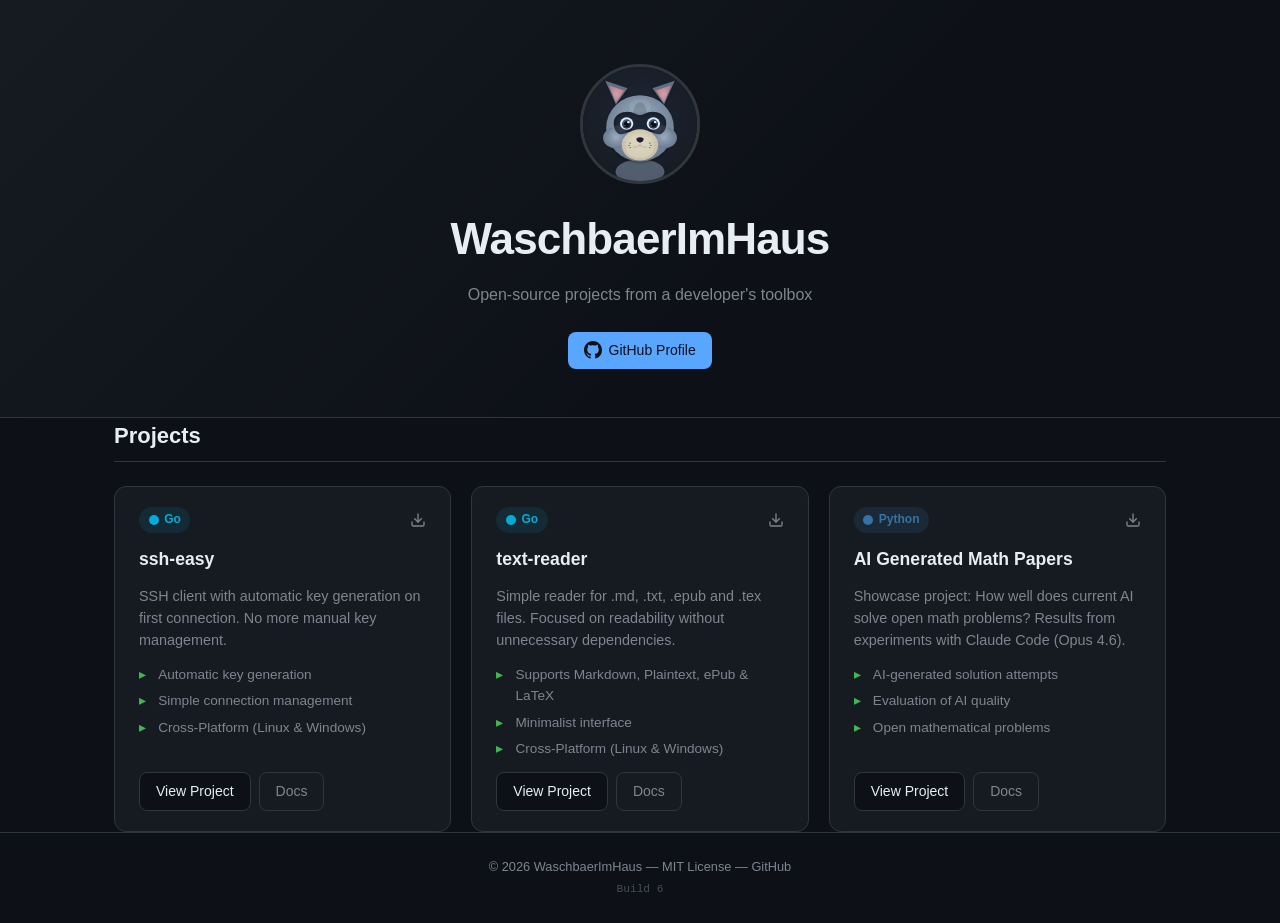
<file: index.html>
<!DOCTYPE html>
<!--
	@file index.html
	@brief Startseite des GitHub-Profils von WaschbaerImHaus.
	       Zeigt alle Projekte übersichtlich an.
	       Standardsprache: Englisch. Deutsch wird automatisch geladen,
	       wenn der Browser eine deutsche Spracheinstellung meldet.
	@author Kurt Ingwer
	@lastModified 2026-03-29 (Build 6)
-->
<html lang="en">
<head>
	<meta charset="UTF-8">
	<meta name="viewport" content="width=device-width, initial-scale=1.0">
	<meta name="description" id="meta-description" content="WaschbaerImHaus – GitHub projects: SSH client, text reader and AI mathematics">
	<title id="page-title">WaschbaerImHaus – Projects</title>
	<link rel="stylesheet" href="style.css">
	<link rel="icon" href="avatar.svg" type="image/svg+xml">
</head>
<body>
	<!-- ===== Header / Hero ===== -->
	<header class="hero">
		<div class="hero-inner">
			<div class="avatar-wrap">
				<img
					src="avatar.svg"
					alt="WaschbaerImHaus – Raccoon Avatar"
					class="avatar"
					width="120"
					height="120"
				>
			</div>
			<h1>WaschbaerImHaus</h1>
			<p class="tagline" data-i18n="tagline">Open-source projects from a developer's toolbox</p>
			<div class="hero-links">
				<a href="https://github.com/WaschbaerImHaus" target="_blank" rel="noopener" class="btn btn-primary">
					<svg xmlns="http://www.w3.org/2000/svg" width="18" height="18" viewBox="0 0 24 24" fill="currentColor" aria-hidden="true"><path d="M12 0C5.37 0 0 5.37 0 12c0 5.31 3.435 9.795 8.205 11.385.6.105.825-.255.825-.57 0-.285-.015-1.23-.015-2.235-3.015.555-3.795-.735-4.035-1.41-.135-.345-.72-1.41-1.23-1.695-.42-.225-1.02-.78-.015-.795.945-.015 1.62.87 1.845 1.23 1.08 1.815 2.805 1.305 3.495.99.105-.78.42-1.305.765-1.605-2.67-.3-5.46-1.335-5.46-5.925 0-1.305.465-2.385 1.23-3.225-.12-.3-.54-1.53.12-3.18 0 0 1.005-.315 3.3 1.23.96-.27 1.98-.405 3-.405s2.04.135 3 .405c2.295-1.56 3.3-1.23 3.3-1.23.66 1.65.24 2.88.12 3.18.765.84 1.23 1.905 1.23 3.225 0 4.605-2.805 5.625-5.475 5.925.435.375.81 1.095.81 2.22 0 1.605-.015 2.895-.015 3.3 0 .315.225.69.825.57A12.02 12.02 0 0 0 24 12c0-6.63-5.37-12-12-12z"/></svg>
					<span data-i18n="github-btn">GitHub Profile</span>
				</a>
			</div>
		</div>
	</header>

	<!-- ===== Projekte / Projects ===== -->
	<main class="container">
		<h2 class="section-title" data-i18n="section-projects">Projects</h2>

		<div class="projects-grid">

			<!-- ssh-easy -->
			<article class="card" data-lang="Go">
				<div class="card-header">
					<span class="lang-badge go">Go</span>
					<div class="card-icons">
						<a href="https://github.com/WaschbaerImHaus/ssh-easy/releases" target="_blank" rel="noopener" title="Releases" class="icon-link">
							<svg xmlns="http://www.w3.org/2000/svg" width="16" height="16" viewBox="0 0 24 24" fill="none" stroke="currentColor" stroke-width="2" stroke-linecap="round" stroke-linejoin="round" aria-hidden="true"><path d="M21 15v4a2 2 0 0 1-2 2H5a2 2 0 0 1-2-2v-4"/><polyline points="7 10 12 15 17 10"/><line x1="12" y1="15" x2="12" y2="3"/></svg>
						</a>
					</div>
				</div>
				<h3>ssh-easy</h3>
				<p class="card-desc" data-i18n="ssh-easy-desc">SSH client with automatic key generation on first connection. No more manual key management.</p>
				<ul class="feature-list">
					<li data-i18n="ssh-easy-f1">Automatic key generation</li>
					<li data-i18n="ssh-easy-f2">Simple connection management</li>
					<li data-i18n="ssh-easy-f3">Cross-Platform (Linux &amp; Windows)</li>
				</ul>
				<div class="card-footer">
					<a href="https://github.com/WaschbaerImHaus/ssh-easy" target="_blank" rel="noopener" class="btn btn-secondary" data-i18n="btn-project">View Project</a>
					<a href="https://waschbaerimhaus.github.io/ssh-easy" target="_blank" rel="noopener" class="btn btn-ghost">Docs</a>
				</div>
			</article>

			<!-- text-reader -->
			<article class="card" data-lang="Go">
				<div class="card-header">
					<span class="lang-badge go">Go</span>
					<div class="card-icons">
						<a href="https://github.com/WaschbaerImHaus/text-reader/releases" target="_blank" rel="noopener" title="Releases" class="icon-link">
							<svg xmlns="http://www.w3.org/2000/svg" width="16" height="16" viewBox="0 0 24 24" fill="none" stroke="currentColor" stroke-width="2" stroke-linecap="round" stroke-linejoin="round" aria-hidden="true"><path d="M21 15v4a2 2 0 0 1-2 2H5a2 2 0 0 1-2-2v-4"/><polyline points="7 10 12 15 17 10"/><line x1="12" y1="15" x2="12" y2="3"/></svg>
						</a>
					</div>
				</div>
				<h3>text-reader</h3>
				<p class="card-desc" data-i18n="text-reader-desc">Simple reader for .md, .txt, .epub and .tex files. Focused on readability without unnecessary dependencies.</p>
				<ul class="feature-list">
					<li data-i18n="text-reader-f1">Supports Markdown, Plaintext, ePub &amp; LaTeX</li>
					<li data-i18n="text-reader-f2">Minimalist interface</li>
					<li data-i18n="text-reader-f3">Cross-Platform (Linux &amp; Windows)</li>
				</ul>
				<div class="card-footer">
					<a href="https://github.com/WaschbaerImHaus/text-reader" target="_blank" rel="noopener" class="btn btn-secondary" data-i18n="btn-project">View Project</a>
					<a href="https://waschbaerimhaus.github.io/text-reader" target="_blank" rel="noopener" class="btn btn-ghost">Docs</a>
				</div>
			</article>

			<!-- ai-generated-math-papers -->
			<article class="card" data-lang="Python">
				<div class="card-header">
					<span class="lang-badge python">Python</span>
					<div class="card-icons">
						<a href="https://github.com/WaschbaerImHaus/ai-generated-math-papers/releases" target="_blank" rel="noopener" title="Releases" class="icon-link">
							<svg xmlns="http://www.w3.org/2000/svg" width="16" height="16" viewBox="0 0 24 24" fill="none" stroke="currentColor" stroke-width="2" stroke-linecap="round" stroke-linejoin="round" aria-hidden="true"><path d="M21 15v4a2 2 0 0 1-2 2H5a2 2 0 0 1-2-2v-4"/><polyline points="7 10 12 15 17 10"/><line x1="12" y1="15" x2="12" y2="3"/></svg>
						</a>
					</div>
				</div>
				<h3>AI Generated Math Papers</h3>
				<p class="card-desc" data-i18n="math-desc">Showcase project: How well does current AI solve open math problems? Results from experiments with Claude Code (Opus 4.6).</p>
				<ul class="feature-list">
					<li data-i18n="math-f1">AI-generated solution attempts</li>
					<li data-i18n="math-f2">Evaluation of AI quality</li>
					<li data-i18n="math-f3">Open mathematical problems</li>
				</ul>
				<div class="card-footer">
					<a href="https://github.com/WaschbaerImHaus/ai-generated-math-papers" target="_blank" rel="noopener" class="btn btn-secondary" data-i18n="btn-project">View Project</a>
					<a href="https://waschbaerimhaus.github.io/ai-generated-math-papers" target="_blank" rel="noopener" class="btn btn-ghost">Docs</a>
				</div>
			</article>

		</div>
	</main>

	<!-- ===== Footer ===== -->
	<footer class="site-footer">
		<p>
			&copy; 2026 WaschbaerImHaus &mdash; <span data-i18n="footer-license">MIT License</span> &mdash;
			<a href="https://github.com/WaschbaerImHaus" target="_blank" rel="noopener">GitHub</a>
		</p>
		<p class="build-info">Build 6</p>
	</footer>

	<!-- ===== Internationalisierung (i18n) ===== -->
	<script>
		/**
		 * @brief Sprachübersetzungen für die Seite.
		 *        Standardsprache ist Englisch. Deutsch wird geladen,
		 *        wenn der Browser eine deutsche Spracheinstellung meldet.
		 * @author Kurt Ingwer
		 * @lastModified 2026-03-29
		 */

		// Alle deutschen Übersetzungen als Wörterbuch
		var translations = {
			de: {
				"tagline":          "Open-Source-Projekte aus der Werkzeugkiste eines Entwicklers",
				"github-btn":       "GitHub-Profil",
				"section-projects": "Projekte",
				"btn-project":      "Zum Projekt",

				// ssh-easy
				"ssh-easy-desc": "SSH-Client mit automatischer Schlüsselerstellung beim ersten Verbindungsaufbau. Keine manuelle Schlüsselverwaltung mehr.",
				"ssh-easy-f1":   "Automatische Schlüsselgenerierung",
				"ssh-easy-f2":   "Einfache Verbindungsverwaltung",
				"ssh-easy-f3":   "Cross-Platform (Linux &amp; Windows)",

				// text-reader
				"text-reader-desc": "Schlichter Leser für .md, .txt, .epub und .tex Dateien. Fokussiert auf Lesbarkeit ohne überflüssige Abhängigkeiten.",
				"text-reader-f1":   "Unterstützt Markdown, Plaintext, ePub &amp; LaTeX",
				"text-reader-f2":   "Minimalistisches Interface",
				"text-reader-f3":   "Cross-Platform (Linux &amp; Windows)",

				// ai-generated-math-papers
				"math-desc": "Showcase-Projekt: Wie gut löst aktuelle KI offene Mathematikprobleme? Ergebnisse aus Experimenten mit Claude Code (Opus 4.6).",
				"math-f1":   "KI-generierte Lösungsversuche",
				"math-f2":   "Bewertung der KI-Qualität",
				"math-f3":   "Offene Mathematikprobleme",

				// Footer
				"footer-license": "MIT Lizenz",

				// Meta-Tags
				"_title":       "WaschbaerImHaus – Projekte",
				"_description": "WaschbaerImHaus – GitHub-Projekte: SSH-Client, Text-Reader und KI-Mathematik",
				"_lang":        "de",
				"_alt-avatar":  "WaschbaerImHaus – Waschbär Avatar"
			}
		};

		/**
		 * @brief Wendet eine Sprache auf alle übersetzten Elemente an.
		 * @param {string} lang - Sprachcode (z. B. "de")
		 */
		function applyLanguage(lang) {
			var dict = translations[lang];
			if (!dict) return; // Keine Übersetzung vorhanden, Standardsprache bleibt

			// HTML-lang-Attribut aktualisieren
			document.documentElement.lang = dict["_lang"] || lang;

			// Seitentitel und Meta-Description tauschen
			if (dict["_title"])       document.title = dict["_title"];
			if (dict["_description"]) document.getElementById("meta-description").setAttribute("content", dict["_description"]);

			// Avatar-Alt-Text tauschen
			if (dict["_alt-avatar"]) {
				var avatar = document.querySelector(".avatar");
				if (avatar) avatar.setAttribute("alt", dict["_alt-avatar"]);
			}

			// Alle Elemente mit data-i18n-Attribut übersetzen
			var elements = document.querySelectorAll("[data-i18n]");
			for (var i = 0; i < elements.length; i++) {
				var key  = elements[i].getAttribute("data-i18n");
				var text = dict[key];
				if (text !== undefined) {
					elements[i].innerHTML = text;
				}
			}
		}

		// Browserspracheinstellung prüfen und ggf. Deutsch laden
		(function () {
			var browserLang = (navigator.language || navigator.userLanguage || "").toLowerCase();
			// Deutsch erkennen: "de", "de-de", "de-at", "de-ch" usw.
			if (browserLang.indexOf("de") === 0) {
				applyLanguage("de");
			}
		})();
	</script>
</body>
</html>
</file>
<file: style.css>
/*
 * @file style.css
 * @brief Stildefinitionen für die WaschbaerImHaus GitHub Page.
 *        Modernes, dunkles Design mit Akzentfarben je Programmiersprache.
 * @author Kurt Ingwer
 * @lastModified 2026-03-28
 */

/* ===== CSS-Variablen ===== */
:root {
	/* Farben */
	--bg-primary:    #0d1117;   /* GitHub-Dunkelhintergrund */
	--bg-secondary:  #161b22;   /* Karten-Hintergrund */
	--bg-hover:      #1c2128;   /* Hover-Zustand */
	--border:        #30363d;   /* Rahmenfarbe */
	--text-primary:  #e6edf3;   /* Haupttext */
	--text-muted:    #7d8590;   /* Gedämpfter Text */
	--accent-blue:   #58a6ff;   /* Link-Farbe */
	--accent-green:  #3fb950;   /* Erfolg */

	/* Sprach-Badges */
	--go-color:      #00add8;
	--python-color:  #3572a5;

	/* Abstände */
	--radius:        8px;
	--radius-lg:     12px;

	/* Typografie */
	--font-sans: -apple-system, BlinkMacSystemFont, "Segoe UI", Helvetica, Arial, sans-serif;
	--font-mono: "SFMono-Regular", Consolas, "Liberation Mono", Menlo, monospace;
}

/* ===== Reset & Basis ===== */
*, *::before, *::after {
	box-sizing: border-box;
	margin: 0;
	padding: 0;
}

html {
	scroll-behavior: smooth;
}

body {
	background-color: var(--bg-primary);
	color: var(--text-primary);
	font-family: var(--font-sans);
	font-size: 16px;
	line-height: 1.6;
	min-height: 100vh;
	display: flex;
	flex-direction: column;
}

a {
	color: var(--accent-blue);
	text-decoration: none;
}

a:hover {
	text-decoration: underline;
}

img {
	display: block;
	max-width: 100%;
}

ul {
	list-style: none;
}

/* ===== Hilfklassen ===== */
.container {
	width: 100%;
	max-width: 1100px;
	margin: 0 auto;
	padding: 0 1.5rem;
}

/* ===== Buttons ===== */
.btn {
	display: inline-flex;
	align-items: center;
	gap: 0.4rem;
	padding: 0.45rem 1rem;
	border-radius: var(--radius);
	font-size: 0.875rem;
	font-weight: 500;
	cursor: pointer;
	transition: background 0.15s, opacity 0.15s;
	text-decoration: none;
}

.btn:hover {
	text-decoration: none;
	opacity: 0.85;
}

.btn-primary {
	background: var(--accent-blue);
	color: var(--bg-primary);
}

.btn-secondary {
	background: var(--bg-primary);
	color: var(--text-primary);
	border: 1px solid var(--border);
}

.btn-secondary:hover {
	background: var(--bg-hover);
}

.btn-ghost {
	background: transparent;
	color: var(--text-muted);
	border: 1px solid var(--border);
}

.btn-ghost:hover {
	background: var(--bg-hover);
	color: var(--text-primary);
}

/* ===== Hero / Header ===== */
.hero {
	background: linear-gradient(135deg, #161b22 0%, #0d1117 60%);
	border-bottom: 1px solid var(--border);
	padding: 4rem 1.5rem 3rem;
	text-align: center;
}

.hero-inner {
	max-width: 640px;
	margin: 0 auto;
}

.avatar-wrap {
	margin-bottom: 1.25rem;
}

.avatar {
	border-radius: 50%;
	border: 3px solid var(--border);
	margin: 0 auto;
	transition: transform 0.3s;
}

.avatar:hover {
	transform: scale(1.05);
}

.hero h1 {
	font-size: clamp(1.75rem, 4vw, 2.75rem);
	font-weight: 700;
	letter-spacing: -0.02em;
	margin-bottom: 0.5rem;
}

.tagline {
	color: var(--text-muted);
	font-size: 1rem;
	margin-bottom: 1.5rem;
}

.hero-links {
	display: flex;
	justify-content: center;
	gap: 0.75rem;
	flex-wrap: wrap;
}

/* ===== Hauptinhalt ===== */
main {
	flex: 1;
	padding: 3rem 1.5rem;
}

.section-title {
	font-size: 1.375rem;
	font-weight: 600;
	margin-bottom: 1.5rem;
	padding-bottom: 0.5rem;
	border-bottom: 1px solid var(--border);
}

/* ===== Projektraster ===== */
.projects-grid {
	display: grid;
	grid-template-columns: repeat(auto-fill, minmax(300px, 1fr));
	gap: 1.25rem;
}

/* ===== Karten ===== */
.card {
	background: var(--bg-secondary);
	border: 1px solid var(--border);
	border-radius: var(--radius-lg);
	padding: 1.25rem 1.5rem;
	display: flex;
	flex-direction: column;
	gap: 0.75rem;
	transition: border-color 0.2s, box-shadow 0.2s;
}

.card:hover {
	border-color: var(--accent-blue);
	box-shadow: 0 0 0 1px rgba(88, 166, 255, 0.15);
}

.card-header {
	display: flex;
	align-items: center;
	justify-content: space-between;
}

.card-icons {
	display: flex;
	gap: 0.5rem;
}

.icon-link {
	color: var(--text-muted);
	display: flex;
	align-items: center;
	transition: color 0.15s;
}

.icon-link:hover {
	color: var(--accent-blue);
	text-decoration: none;
}

/* ===== Sprach-Badges ===== */
.lang-badge {
	display: inline-flex;
	align-items: center;
	gap: 0.35rem;
	font-size: 0.75rem;
	font-weight: 600;
	padding: 0.2rem 0.6rem;
	border-radius: 999px;
}

.lang-badge::before {
	content: "";
	display: inline-block;
	width: 10px;
	height: 10px;
	border-radius: 50%;
}

.lang-badge.go {
	color: var(--go-color);
	background: rgba(0, 173, 216, 0.1);
}

.lang-badge.go::before {
	background: var(--go-color);
}

.lang-badge.python {
	color: var(--python-color);
	background: rgba(53, 114, 165, 0.15);
}

.lang-badge.python::before {
	background: var(--python-color);
}

/* ===== Karten-Text ===== */
.card h3 {
	font-size: 1.1rem;
	font-weight: 600;
}

.card-desc {
	color: var(--text-muted);
	font-size: 0.9rem;
	line-height: 1.55;
}

/* ===== Feature-Liste ===== */
.feature-list {
	display: flex;
	flex-direction: column;
	gap: 0.3rem;
}

.feature-list li {
	font-size: 0.85rem;
	color: var(--text-muted);
	padding-left: 1.2rem;
	position: relative;
}

.feature-list li::before {
	content: "▸";
	position: absolute;
	left: 0;
	color: var(--accent-green);
}

/* ===== Karten-Footer ===== */
.card-footer {
	margin-top: auto;
	display: flex;
	gap: 0.5rem;
	flex-wrap: wrap;
}

/* ===== Site-Footer ===== */
.site-footer {
	border-top: 1px solid var(--border);
	padding: 1.5rem;
	text-align: center;
	font-size: 0.8rem;
	color: var(--text-muted);
	display: flex;
	flex-direction: column;
	gap: 0.25rem;
}

.site-footer a {
	color: var(--text-muted);
}

.site-footer a:hover {
	color: var(--accent-blue);
}

.build-info {
	font-family: var(--font-mono);
	font-size: 0.7rem;
	opacity: 0.5;
}

/* ===== Responsive ===== */
@media (max-width: 640px) {
	.hero {
		padding: 2.5rem 1rem 2rem;
	}

	.projects-grid {
		grid-template-columns: 1fr;
	}

	.card {
		padding: 1rem;
	}
}
</file>
